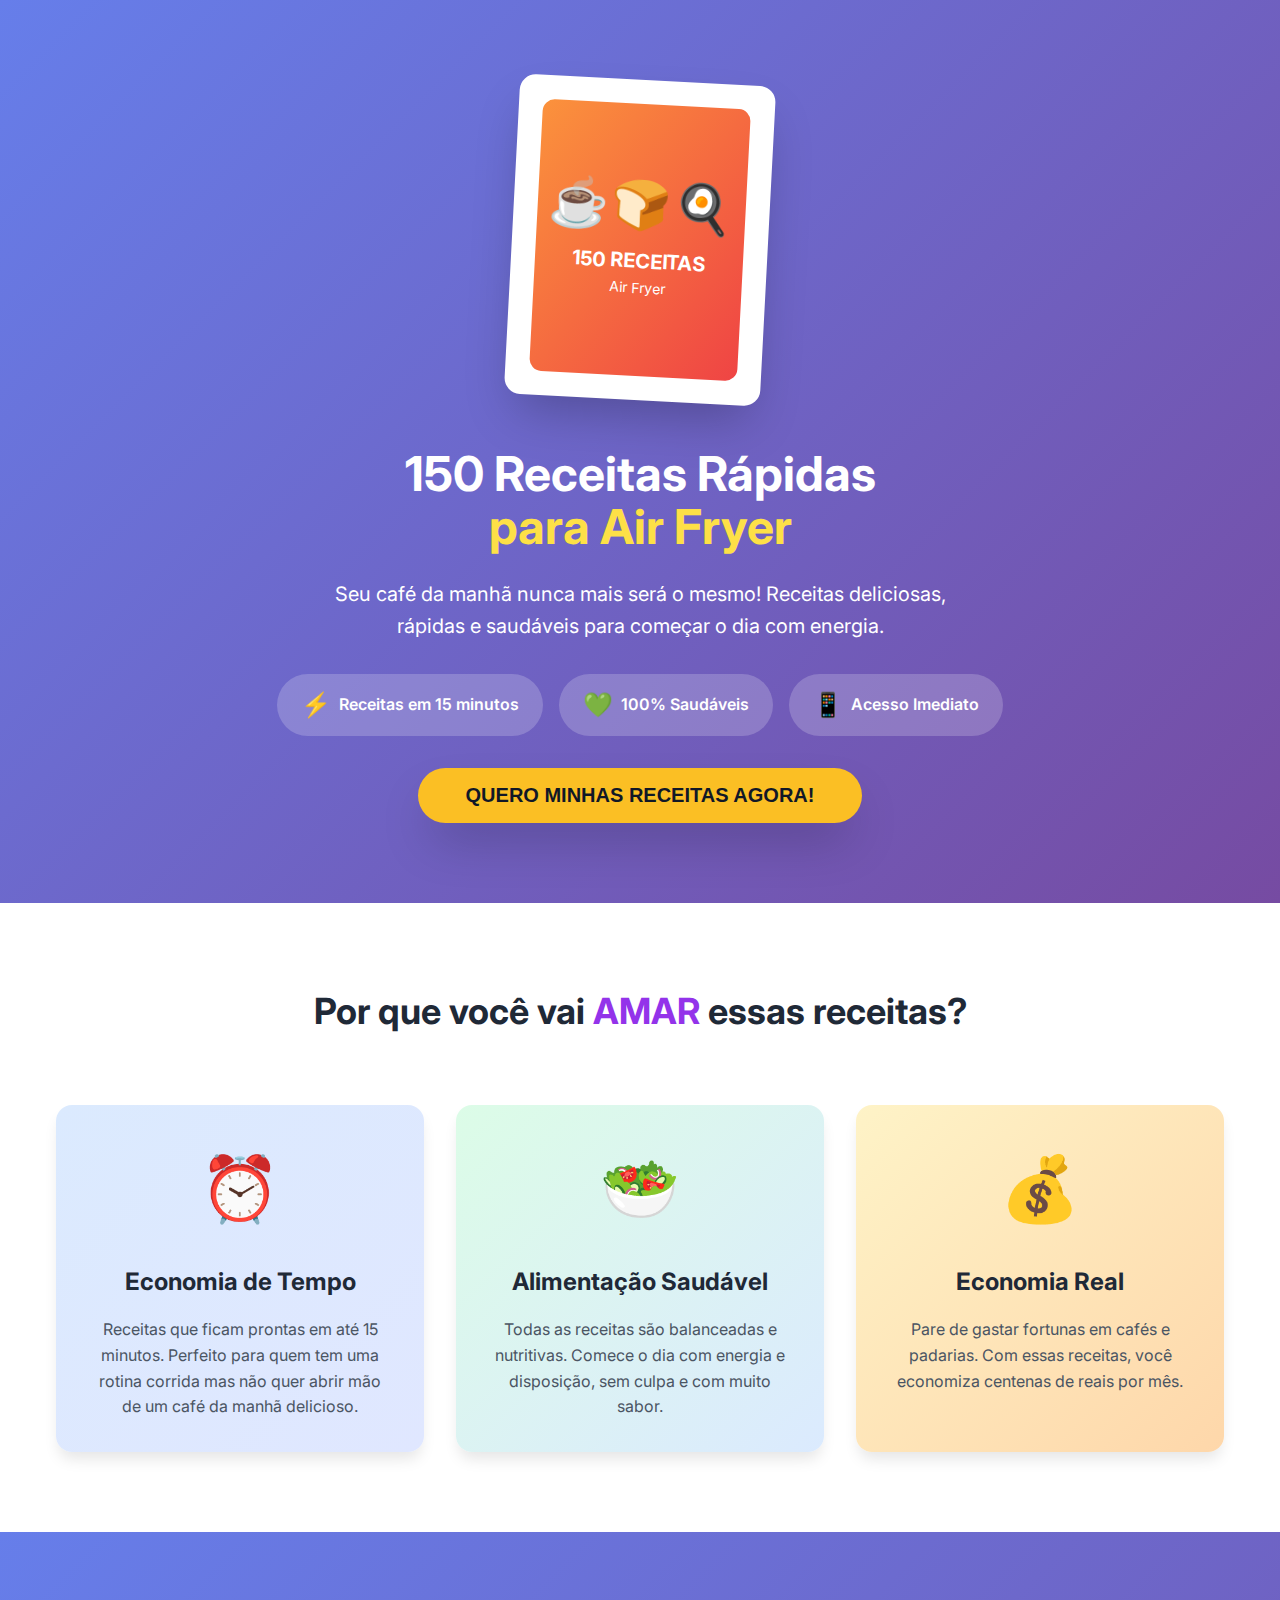
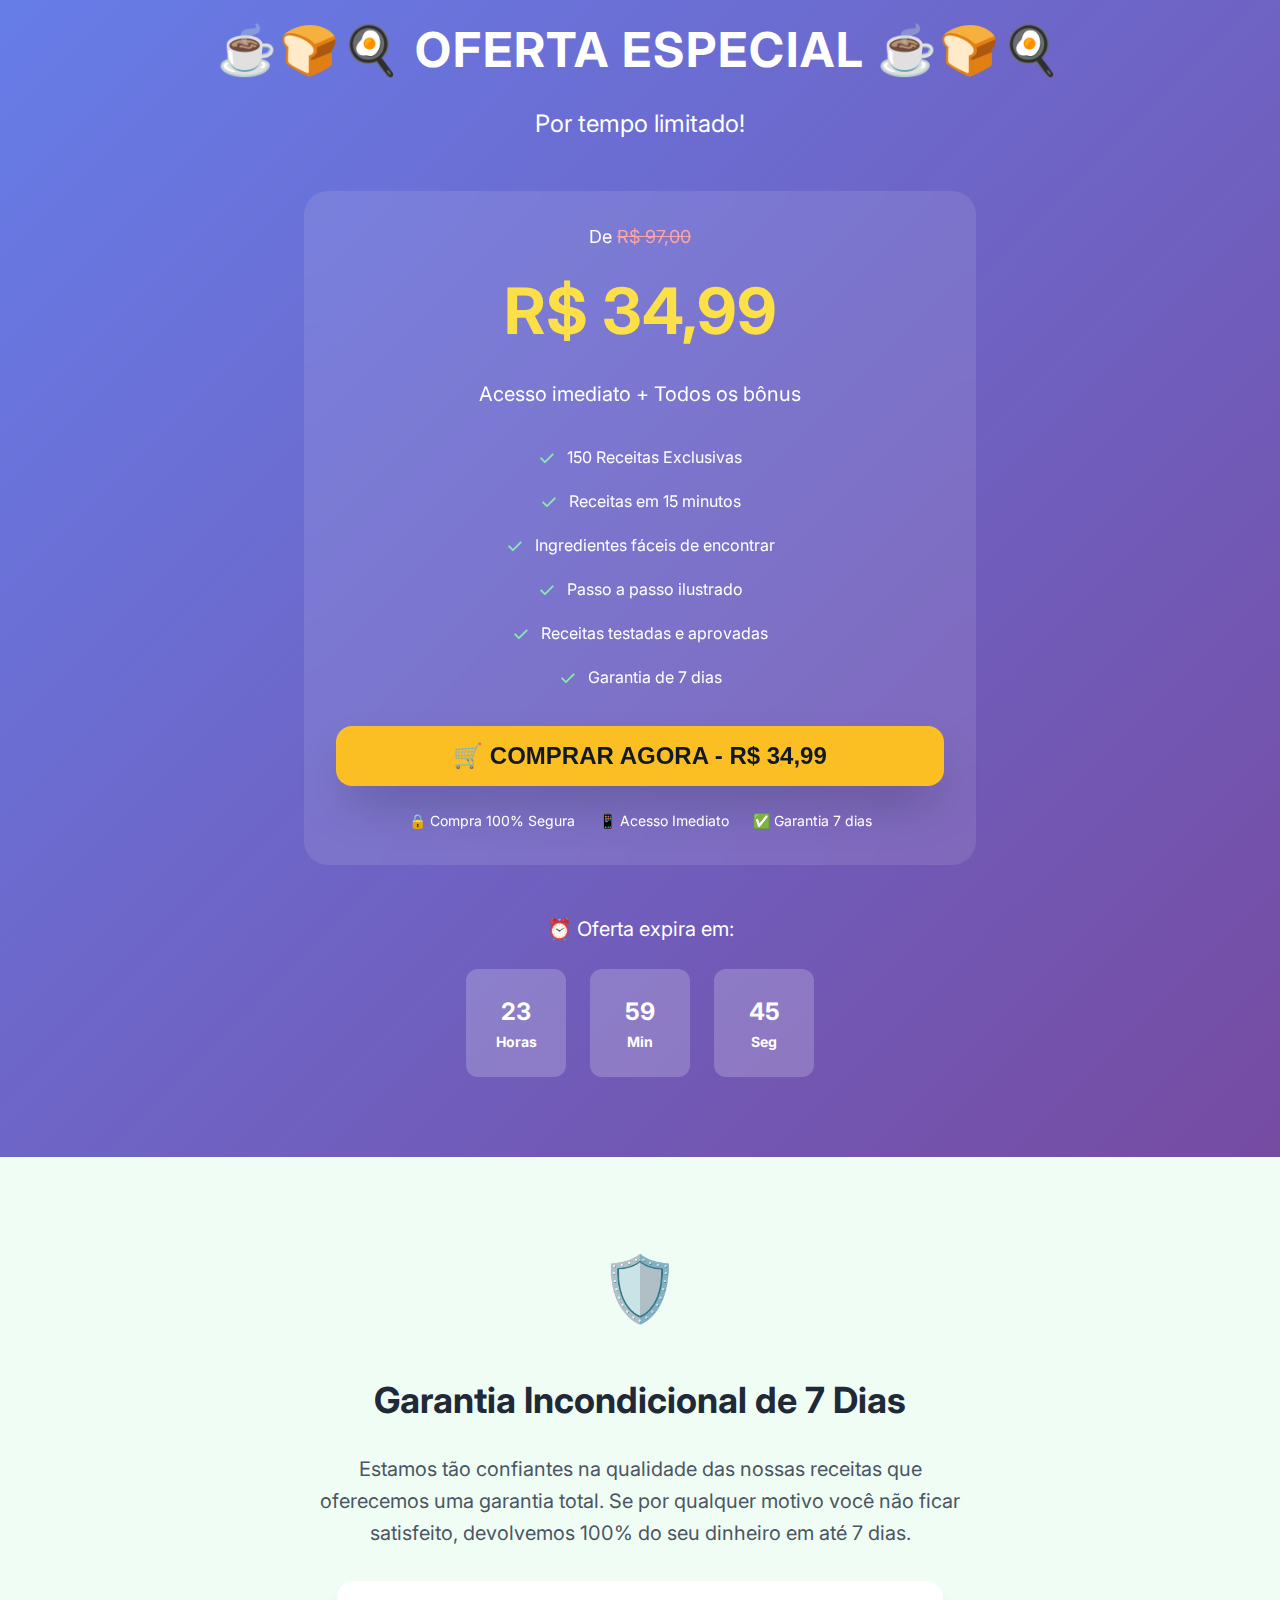
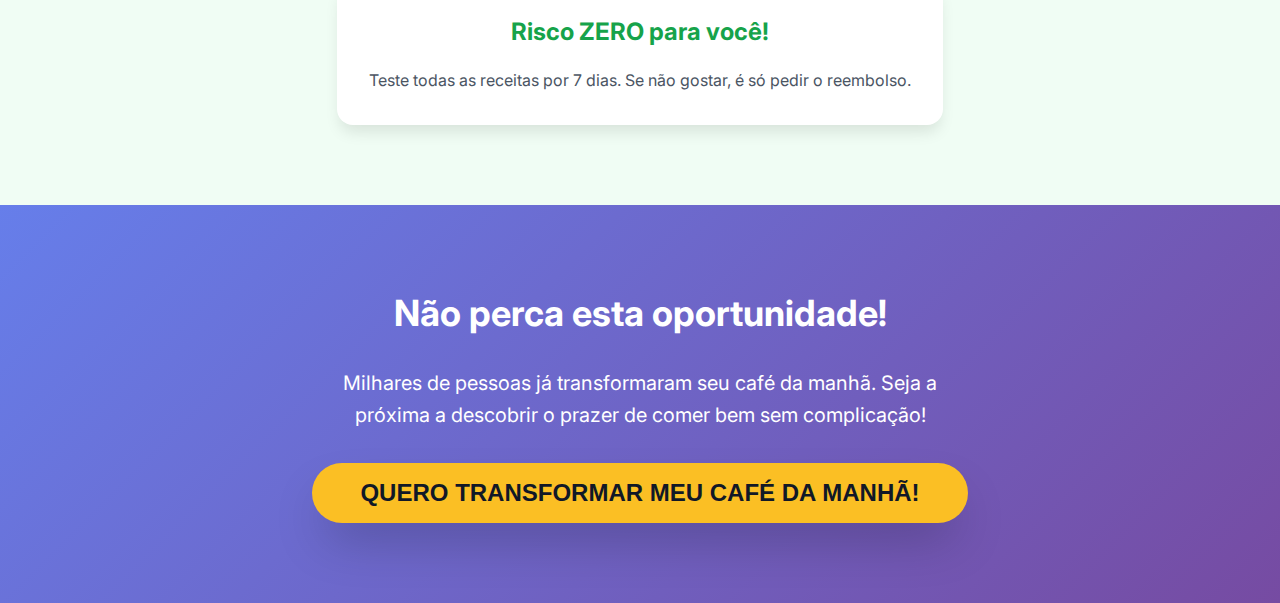
<file: docs/index.html>
<!DOCTYPE html>
<html lang="pt-br">
    <head>
        <meta charset="UTF-8">
        <title>150 Receitas rápidas para Air Fryer</title>
        <link rel="stylesheet" href="styles.css">
        <!-- Meta Pixel Code -->
        <script>
        !function(f,b,e,v,n,t,s)
        {if(f.fbq)return;n=f.fbq=function(){n.callMethod?
        n.callMethod.apply(n,arguments):n.queue.push(arguments)};
        if(!f._fbq)f._fbq=n;n.push=n;n.loaded=!0;n.version='2.0';
        n.queue=[];t=b.createElement(e);t.async=!0;
        t.src=v;s=b.getElementsByTagName(e)[0];
        s.parentNode.insertBefore(t,s)}(window, document,'script',
        'https://connect.facebook.net/en_US/fbevents.js');
        fbq('init', '3958455444406001');
        fbq('track', 'PageView');
        </script>
        <noscript><img height="1" width="1" style="display:none"
        src="https://www.facebook.com/tr?id=3958455444406001&ev=PageView&noscript=1"
        /></noscript>
        <!-- End Meta Pixel Code -->
</head>
<body>
    <!-- <section class="hero-section">
        <div class="container text-center">
            <div class="ebook-mockup floating-animation">
                <div class="ebook-container">
                    <div class="ebook-content">
                        <div class="ebook-icon">☕🍞🍳</div>
                        <h3 class="ebook-title">150 RECEITAS</h3>
                        <p class="ebook-subtitle">Air Fryer</p>
                    </div>
                </div>
            </div>
            
            <h1 class="hero-title">
                150 Receitas Rápidas<br>
                <span class="hero-highlight">para Air Fryer</span>
            </h1>
            
            <p class="hero-subtitle">
                Seu café da manhã nunca mais será o mesmo! Receitas deliciosas, rápidas e saudáveis para começar o dia com energia.
            </p>
            
            <div class="badges-container">
                <div class="badge">
                    <span class="badge-icon">⚡</span>
                    <span class="badge-text">Receitas em 15 minutos</span>
                </div>
                <div class="badge">
                    <span class="badge-icon">💚</span>
                    <span class="badge-text">100% Saudáveis</span>
                </div>
                <div class="badge">
                    <span class="badge-icon">📱</span>
                    <span class="badge-text">Acesso Imediato</span>
                </div>
            </div>
            
            <button class="btn-hero pulse-animation" onclick="window.open('https://pay.cakto.com.br/8r828eh_323513', '_blank')">
                QUERO MINHAS RECEITAS AGORA!
            </button>
        </div>
    </section>
    
    <section class="benefits-section">
        <div class="container">
            <h2 class="section-title">
                Por que você vai <span style="color: #9333ea;">AMAR</span> essas receitas?
            </h2>
            
            <div class="benefits-grid">
                <div class="benefit-card benefit-card-1">
                    <div class="benefit-icon">⏰</div>
                    <h3 class="benefit-title">Economia de Tempo</h3>
                    <p class="benefit-text">Receitas que ficam prontas em até 15 minutos. Perfeito para quem tem uma rotina corrida mas não quer abrir mão de um café da manhã delicioso.</p>
                </div>
                
                <div class="benefit-card benefit-card-2">
                    <div class="benefit-icon">🥗</div>
                    <h3 class="benefit-title">Alimentação Saudável</h3>
                    <p class="benefit-text">Todas as receitas são balanceadas e nutritivas. Comece o dia com energia e disposição, sem culpa e com muito sabor.</p>
                </div>
                
                <div class="benefit-card benefit-card-3">
                    <div class="benefit-icon">💰</div>
                    <h3 class="benefit-title">Economia Real</h3>
                    <p class="benefit-text">Pare de gastar fortunas em cafés e padarias. Com essas receitas, você economiza centenas de reais por mês.</p>
                </div>
            </div>
        </div>
    </section>
    
    <section class="offer-section">
        <div class="container text-center">
            <h2 class="offer-title">☕🍞🍳 OFERTA ESPECIAL ☕🍞🍳</h2>
            <p class="offer-subtitle">Por tempo limitado!</p>
            
            <div class="offer-container">
                <div class="price-section">
                    <p class="old-price">De <span class="old-price-strike">R$ 97,00</span></p>
                    <div class="current-price">R$ 34,99</div>
                    <p class="price-description">Acesso imediato + Todos os bônus</p>
                </div>
                
                <div class="benefits-list">
                    <div class="benefit-item">
                        <span class="benefit-check">✓</span>
                        <span>150 Receitas Exclusivas</span>
                    </div>
                    <div class="benefit-item">
                        <span class="benefit-check">✓</span>
                        <span>Bônus: Guia de Limpeza</span>
                    </div>
                    <div class="benefit-item">
                        <span class="benefit-check">✓</span>
                        <span>Bônus: Lista de Compras</span>
                    </div>
                    <div class="benefit-item">
                        <span class="benefit-check">✓</span>
                        <span>Suporte WhatsApp</span>
                    </div>
                    <div class="benefit-item">
                        <span class="benefit-check">✓</span>
                        <span>Garantia de 7 dias</span>
                    </div>
                </div>
    
                <button class="btn-cta pulse-animation" onclick="window.open('https://pay.cakto.com.br/8r828eh_323513', '_blank')">
                    🛒 COMPRAR AGORA - R$ 34,99
                </button>
                
                <div class="guarantee-badges">
                    <span>🔒 Compra 100% Segura</span>
                    <span>📱 Acesso Imediato</span>
                    <span>✅ Garantia 7 dias</span>
                </div>
            </div>
    
            <div class="timer-section">
                <p class="timer-text">⏰ Oferta expira em:</p>
                <div class="timer-container">
                    <div class="timer-box">
                        <div id="hours">23</div>
                        <div class="timer-label">Horas</div>
                    </div>
                    <div class="timer-box">
                        <div id="minutes">59</div>
                        <div class="timer-label">Min</div>
                    </div>
                    <div class="timer-box">
                        <div id="seconds">45</div>
                        <div class="timer-label">Seg</div>
                    </div>
                </div>
            </div>
        </div>
    </section>
    
    <section class="guarantee-section">
        <div class="container text-center">
            <div class="guarantee-icon">🛡️</div>
            <h2 class="guarantee-title">Garantia Incondicional de 7 Dias</h2>
            <p class="guarantee-text">
                Estamos tão confiantes na qualidade das nossas receitas que oferecemos uma garantia total. 
                Se por qualquer motivo você não ficar satisfeito, devolvemos 100% do seu dinheiro em até 7 dias.
            </p>
            <div class="guarantee-box">
                <h3 class="guarantee-box-title">Risco ZERO para você!</h3>
                <p class="guarantee-box-text">Teste todas as receitas por 7 dias. Se não gostar, é só pedir o reembolso.</p>
            </div>
        </div>
    </section>
    
    <section class="final-cta-section">
        <div class="container text-center">
            <h2 class="section-title-white">Não perca esta oportunidade!</h2>
            <p class="final-text">
                Milhares de pessoas já transformaram seu café da manhã. 
                Seja a próxima a descobrir o prazer de comer bem sem complicação!
            </p>
            <button class="btn-final pulse-animation" onclick="window.open('https://pay.cakto.com.br/8r828eh_323513', '_blank')">
                QUERO TRANSFORMAR MEU CAFÉ DA MANHÃ!
            </button>
            <p class="final-note">💳 Parcelamos em até 12x no cartão</p>
        </div>
    </section>
    
    <script>
        function updateTimer() {
            const hoursEl = document.getElementById('hours');
            const minutesEl = document.getElementById('minutes');
            const secondsEl = document.getElementById('seconds');
            
            let hours = parseInt(hoursEl.textContent);
            let minutes = parseInt(minutesEl.textContent);
            let seconds = parseInt(secondsEl.textContent);
            
            seconds--;
            
            if (seconds < 0) {
                seconds = 59;
                minutes--;
                
                if (minutes < 0) {
                    minutes = 59;
                    hours--;
                    
                    if (hours < 0) {
                        hours = 23;
                    }
                }
            }
            
            hoursEl.textContent = hours.toString().padStart(2, '0');
            minutesEl.textContent = minutes.toString().padStart(2, '0');
            secondsEl.textContent = seconds.toString().padStart(2, '0');
        }
        
        setInterval(updateTimer, 1000);
    </script> -->
    <section class="hero-section">
        <div class="container text-center">
            <!-- Mockup do E-book -->
            <div class="ebook-mockup floating-animation">
                <div class="ebook-container">
                    <div class="ebook-content">
                        <div class="ebook-icon">☕🍞🍳</div>
                        <h3 class="ebook-title">150 RECEITAS</h3>
                        <p class="ebook-subtitle">Air Fryer</p>
                    </div>
                </div>
            </div>
            
            <h1 class="hero-title">
                150 Receitas Rápidas<br>
                <span class="hero-highlight">para Air Fryer</span>
            </h1>
            
            <p class="hero-subtitle">
                Seu café da manhã nunca mais será o mesmo! Receitas deliciosas, rápidas e saudáveis para começar o dia com energia.
            </p>
            
            <!-- Badges -->
            <div class="badges-container">
                <div class="badge">
                    <span class="badge-icon">⚡</span>
                    <span class="badge-text">Receitas em 15 minutos</span>
                </div>
                <div class="badge">
                    <span class="badge-icon">💚</span>
                    <span class="badge-text">100% Saudáveis</span>
                </div>
                <div class="badge">
                    <span class="badge-icon">📱</span>
                    <span class="badge-text">Acesso Imediato</span>
                </div>
            </div>
            
            <button class="btn-hero pulse-animation" onclick="window.open('https://pay.cakto.com.br/8r828eh_323513', '_blank')">
                QUERO MINHAS RECEITAS AGORA!
            </button>
        </div>
    </section>

    <!-- Benefícios -->
    <section class="benefits-section">
        <div class="container">
            <h2 class="section-title">
                Por que você vai <span style="color: #9333ea;">AMAR</span> essas receitas?
            </h2>
            
            <div class="benefits-grid">
                <div class="benefit-card benefit-card-1">
                    <div class="benefit-icon">⏰</div>
                    <h3 class="benefit-title">Economia de Tempo</h3>
                    <p class="benefit-text">Receitas que ficam prontas em até 15 minutos. Perfeito para quem tem uma rotina corrida mas não quer abrir mão de um café da manhã delicioso.</p>
                </div>
                
                <div class="benefit-card benefit-card-2">
                    <div class="benefit-icon">🥗</div>
                    <h3 class="benefit-title">Alimentação Saudável</h3>
                    <p class="benefit-text">Todas as receitas são balanceadas e nutritivas. Comece o dia com energia e disposição, sem culpa e com muito sabor.</p>
                </div>
                
                <div class="benefit-card benefit-card-3">
                    <div class="benefit-icon">💰</div>
                    <h3 class="benefit-title">Economia Real</h3>
                    <p class="benefit-text">Pare de gastar fortunas em cafés e padarias. Com essas receitas, você economiza centenas de reais por mês.</p>
                </div>
            </div>
        </div>
    </section>

    <!-- Oferta Principal -->
    <section class="offer-section">
        <div class="container text-center">
            <h2 class="offer-title">☕🍞🍳 OFERTA ESPECIAL ☕🍞🍳</h2>
            <p class="offer-subtitle">Por tempo limitado!</p>
            
            <div class="offer-container">
                <div class="price-section">
                    <p class="old-price">De <span class="old-price-strike">R$ 97,00</span></p>
                    <div class="current-price">R$ 34,99</div>
                    <p class="price-description">Acesso imediato + Todos os bônus</p>
                </div>
                
                <div class="benefits-list">
                    <div class="benefit-item">
                        <span class="benefit-check">✓</span>
                        <span>150 Receitas Exclusivas</span>
                    </div>
                    <div class="benefit-item">
                        <span class="benefit-check">✓</span>
                        <span>Receitas em 15 minutos</span>
                    </div>
                    <div class="benefit-item">
                        <span class="benefit-check">✓</span>
                        <span>Ingredientes fáceis de encontrar</span>
                    </div>
                    <div class="benefit-item">
                        <span class="benefit-check">✓</span>
                        <span>Passo a passo ilustrado</span>
                    </div>
                    <div class="benefit-item">
                        <span class="benefit-check">✓</span>
                        <span>Receitas testadas e aprovadas</span>
                    </div>
                    <div class="benefit-item">
                        <span class="benefit-check">✓</span>
                        <span>Garantia de 7 dias</span>
                    </div>
                </div>

                <button class="btn-cta pulse-animation" onclick="window.open('https://pay.cakto.com.br/8r828eh_323513', '_blank')">
                    🛒 COMPRAR AGORA - R$ 34,99
                </button>
                
                <div class="guarantee-badges">
                    <span>🔒 Compra 100% Segura</span>
                    <span>📱 Acesso Imediato</span>
                    <span>✅ Garantia 7 dias</span>
                </div>
            </div>

            <!-- Timer -->
            <div class="timer-section">
                <p class="timer-text">⏰ Oferta expira em:</p>
                <div class="timer-container">
                    <div class="timer-box">
                        <div id="hours">23</div>
                        <div class="timer-label">Horas</div>
                    </div>
                    <div class="timer-box">
                        <div id="minutes">59</div>
                        <div class="timer-label">Min</div>
                    </div>
                    <div class="timer-box">
                        <div id="seconds">45</div>
                        <div class="timer-label">Seg</div>
                    </div>
                </div>
            </div>
        </div>
    </section>

    <!-- Garantia -->
    <section class="guarantee-section">
        <div class="container text-center">
            <div class="guarantee-icon">🛡️</div>
            <h2 class="guarantee-title">Garantia Incondicional de 7 Dias</h2>
            <p class="guarantee-text">
                Estamos tão confiantes na qualidade das nossas receitas que oferecemos uma garantia total. 
                Se por qualquer motivo você não ficar satisfeito, devolvemos 100% do seu dinheiro em até 7 dias.
            </p>
            <div class="guarantee-box">
                <h3 class="guarantee-box-title">Risco ZERO para você!</h3>
                <p class="guarantee-box-text">Teste todas as receitas por 7 dias. Se não gostar, é só pedir o reembolso.</p>
            </div>
        </div>
    </section>

    <!-- CTA Final -->
    <section class="final-cta-section">
        <div class="container text-center">
            <h2 class="section-title-white">Não perca esta oportunidade!</h2>
            <p class="final-text">
                Milhares de pessoas já transformaram seu café da manhã. 
                Seja a próxima a descobrir o prazer de comer bem sem complicação!
            </p>
            <button class="btn-final pulse-animation" onclick="window.open('https://pay.cakto.com.br/8r828eh_323513', '_blank')">
                QUERO TRANSFORMAR MEU CAFÉ DA MANHÃ!
            </button>
        </div>
    </section>

    <script>
        // Timer countdown
        function updateTimer() {
            const hoursEl = document.getElementById('hours');
            const minutesEl = document.getElementById('minutes');
            const secondsEl = document.getElementById('seconds');
            
            let hours = parseInt(hoursEl.textContent);
            let minutes = parseInt(minutesEl.textContent);
            let seconds = parseInt(secondsEl.textContent);
            
            seconds--;
            
            if (seconds < 0) {
                seconds = 59;
                minutes--;
                
                if (minutes < 0) {
                    minutes = 59;
                    hours--;
                    
                    if (hours < 0) {
                        hours = 23;
                    }
                }
            }
            
            hoursEl.textContent = hours.toString().padStart(2, '0');
            minutesEl.textContent = minutes.toString().padStart(2, '0');
            secondsEl.textContent = seconds.toString().padStart(2, '0');
        }
        
        setInterval(updateTimer, 1000);
    </script>
</body>
</html>
</file>
<file: docs/styles.css>
@import url('https://fonts.googleapis.com/css2?family=Inter:wght@300;400;500;600;700;800&display=swap');

/* Reset e Base */
* { 
    margin: 0; 
    padding: 0; 
    box-sizing: border-box; 
}

body { 
    font-family: 'Inter', sans-serif; 
    line-height: 1.6; 
    background-color: #f9fafb;
}

/* Animações */
@keyframes pulse {
    0%, 100% { transform: scale(1); }
    50% { transform: scale(1.05); }
}

@keyframes floating {
    0%, 100% { transform: translateY(0px); }
    50% { transform: translateY(-10px); }
}

.pulse-animation { 
    animation: pulse 2s infinite; 
}

.floating-animation { 
    animation: floating 3s ease-in-out infinite; 
}

/* Header */
.header {
    background: linear-gradient(135deg, #667eea 0%, #764ba2 100%);
    color: white;
    padding: 16px 0;
    position: sticky;
    top: 0;
    z-index: 50;
    box-shadow: 0 10px 15px -3px rgba(0, 0, 0, 0.1);
}

.header-container {
    max-width: 1200px;
    margin: 0 auto;
    padding: 0 16px;
    display: flex;
    justify-content: space-between;
    align-items: center;
    flex-wrap: wrap;
}

.header h1 {
    font-size: 1.5rem;
    font-weight: bold;
    margin: 0;
}

/* Botões */
.btn-primary {
    background: #fbbf24;
    color: #111827;
    padding: 8px 24px;
    border: none;
    border-radius: 9999px;
    font-weight: 600;
    cursor: pointer;
    transition: all 0.3s;
}

.btn-primary:hover {
    background: #f59e0b;
}

.btn-hero {
    background: #fbbf24;
    color: #111827;
    font-size: 1.25rem;
    font-weight: bold;
    padding: 16px 48px;
    border: none;
    border-radius: 9999px;
    cursor: pointer;
    transition: all 0.3s;
    box-shadow: 0 25px 50px -12px rgba(0, 0, 0, 0.25);
}

.btn-hero:hover {
    background: #f59e0b;
}

.btn-cta {
    width: 100%;
    background: #fbbf24;
    color: #111827;
    font-size: 1.5rem;
    font-weight: bold;
    padding: 16px;
    border: none;
    border-radius: 16px;
    cursor: pointer;
    transition: all 0.3s;
    box-shadow: 0 25px 50px -12px rgba(0, 0, 0, 0.25);
    margin-bottom: 24px;
}

.btn-cta:hover {
    background: #f59e0b;
}

.btn-final {
    background: #fbbf24;
    color: #111827;
    font-size: 1.5rem;
    font-weight: bold;
    padding: 16px 48px;
    border: none;
    border-radius: 9999px;
    cursor: pointer;
    transition: all 0.3s;
    box-shadow: 0 25px 50px -12px rgba(0, 0, 0, 0.25);
}

.btn-final:hover {
    background: #f59e0b;
}

/* Seções */
.hero-section {
    background: linear-gradient(135deg, #667eea 0%, #764ba2 100%);
    color: white;
    padding: 80px 0;
}

.benefits-section {
    padding: 80px 0;
    background: white;
}

.offer-section {
    background: linear-gradient(135deg, #667eea 0%, #764ba2 100%);
    color: white;
    padding: 80px 0;
}

.guarantee-section {
    padding: 80px 0;
    background: #f0fdf4;
}

.final-cta-section {
    background: linear-gradient(135deg, #667eea 0%, #764ba2 100%);
    color: white;
    padding: 80px 0;
}

/* Container */
.container {
    max-width: 1200px;
    margin: 0 auto;
    padding: 0 16px;
}

.text-center {
    text-align: center;
}

/* Mockup do E-book */
.ebook-mockup {
    margin-bottom: 48px;
}

.ebook-container {
    width: 256px;
    height: 320px;
    margin: 0 auto;
    background: white;
    border-radius: 16px;
    box-shadow: 0 25px 50px -12px rgba(0, 0, 0, 0.25);
    padding: 24px;
    transform: rotate(3deg);
}

.ebook-content {
    background: linear-gradient(to bottom right, #fb923c, #ef4444);
    height: 100%;
    border-radius: 12px;
    display: flex;
    flex-direction: column;
    justify-content: center;
    align-items: center;
    color: white;
}

.ebook-icon {
    font-size: 3rem;
    margin-bottom: 16px;
    line-height: 1;
    letter-spacing: 2px;
}

.ebook-title {
    font-size: 1.25rem;
    font-weight: bold;
    margin: 0;
}

.ebook-subtitle {
    font-size: 0.875rem;
    margin: 0;
}

/* Títulos */
.hero-title {
    font-size: 3rem;
    font-weight: bold;
    margin-bottom: 24px;
    line-height: 1.1;
}

.hero-highlight {
    color: #fde047;
}

.hero-subtitle {
    font-size: 1.25rem;
    margin-bottom: 32px;
    max-width: 672px;
    margin-left: auto;
    margin-right: auto;
}

.section-title {
    font-size: 2.25rem;
    font-weight: bold;
    text-align: center;
    color: #1f2937;
    margin-bottom: 64px;
}

.section-title-white {
    font-size: 2.25rem;
    font-weight: bold;
    margin-bottom: 24px;
}

.offer-title {
    font-size: 3rem;
    font-weight: bold;
    margin-bottom: 16px;
    letter-spacing: 2px;
}

.offer-subtitle {
    font-size: 1.5rem;
    margin-bottom: 48px;
}

/* Badges */
.badges-container {
    display: flex;
    flex-wrap: wrap;
    justify-content: center;
    gap: 16px;
    margin-bottom: 32px;
}

.badge {
    display: flex;
    align-items: center;
    background: rgba(255, 255, 255, 0.2);
    border-radius: 9999px;
    padding: 12px 24px;
}

.badge-icon {
    font-size: 1.5rem;
    margin-right: 8px;
}

.badge-text {
    font-weight: 600;
}

/* Grid de Benefícios */
.benefits-grid {
    display: grid;
    grid-template-columns: repeat(3, 1fr);
    gap: 32px;
}

.benefit-card {
    padding: 32px;
    border-radius: 16px;
    text-align: center;
    box-shadow: 0 10px 15px -3px rgba(0, 0, 0, 0.1);
}

.benefit-card-1 {
    background: linear-gradient(to bottom right, #dbeafe, #e0e7ff);
}

.benefit-card-2 {
    background: linear-gradient(to bottom right, #dcfce7, #dbeafe);
}

.benefit-card-3 {
    background: linear-gradient(to bottom right, #fef3c7, #fed7aa);
}

.benefit-icon {
    font-size: 4rem;
    margin-bottom: 24px;
}

.benefit-title {
    font-size: 1.5rem;
    font-weight: bold;
    color: #1f2937;
    margin-bottom: 16px;
}

.benefit-text {
    color: #4b5563;
}

/* Oferta */
.offer-container {
    max-width: 672px;
    margin: 0 auto;
    background: rgba(255, 255, 255, 0.1);
    backdrop-filter: blur(16px);
    border-radius: 24px;
    padding: 32px;
    margin-bottom: 48px;
}

.price-section {
    margin-bottom: 32px;
}

.old-price {
    font-size: 1.125rem;
    margin-bottom: 8px;
}

.old-price-strike {
    text-decoration: line-through;
    color: #fca5a5;
}

.current-price {
    font-size: 4rem;
    font-weight: bold;
    color: #fde047;
    margin-bottom: 16px;
}

.price-description {
    font-size: 1.25rem;
}

/* Lista de Benefícios */
.benefits-list {
    margin-bottom: 32px;
}

.benefit-item {
    display: flex;
    align-items: center;
    justify-content: center;
    margin-bottom: 12px;
}

.benefit-check {
    color: #86efac;
    margin-right: 12px;
    font-size: 1.25rem;
}

/* Garantias */
.guarantee-badges {
    display: flex;
    justify-content: center;
    gap: 24px;
    font-size: 0.875rem;
    flex-wrap: wrap;
}

/* Timer */
.timer-section {
    text-align: center;
}

.timer-text {
    font-size: 1.25rem;
    margin-bottom: 24px;
}

.timer-container {
    display: flex;
    justify-content: center;
    gap: 24px;
    font-size: 1.5rem;
    font-weight: bold;
    flex-wrap: wrap;
}

.timer-box {
    background: rgba(255, 255, 255, 0.2);
    border-radius: 12px;
    padding: 24px;
    min-width: 100px;
}

.timer-label {
    font-size: 0.875rem;
}

/* Garantia */
.guarantee-icon {
    font-size: 4rem;
    margin-bottom: 32px;
}

.guarantee-title {
    font-size: 2.25rem;
    font-weight: bold;
    color: #1f2937;
    margin-bottom: 24px;
}

.guarantee-text {
    font-size: 1.25rem;
    color: #4b5563;
    margin-bottom: 32px;
    max-width: 672px;
    margin-left: auto;
    margin-right: auto;
}

.guarantee-box {
    background: white;
    padding: 32px;
    border-radius: 16px;
    box-shadow: 0 10px 15px -3px rgba(0, 0, 0, 0.1);
    display: inline-block;
}

.guarantee-box-title {
    font-size: 1.5rem;
    font-weight: bold;
    color: #16a34a;
    margin-bottom: 16px;
}

.guarantee-box-text {
    color: #4b5563;
}

/* CTA Final */
.final-text {
    font-size: 1.25rem;
    margin-bottom: 32px;
    max-width: 672px;
    margin-left: auto;
    margin-right: auto;
}

.final-note {
    margin-top: 24px;
    font-size: 1.125rem;
}

/* Responsivo */
@media (max-width: 768px) {
    .hero-title {
        font-size: 2.5rem !important;
    }
    
    .hero-subtitle {
        font-size: 1.5rem !important;
    }
    
    .section-title {
        font-size: 2rem !important;
    }
    
    .offer-title {
        font-size: 2.5rem !important;
    }
    
    .benefits-grid {
        grid-template-columns: 1fr !important;
    }
    
    .badges-container {
        flex-direction: column;
        align-items: center;
    }
    
    .timer-container {
        flex-direction: column;
        align-items: center;
    }
    
    .guarantee-badges {
        flex-direction: column;
        align-items: center;
    }
    
    .ebook-icon {
        font-size: 2.5rem !important;
        letter-spacing: 1px !important;
    }
    
    .header h1 {
        font-size: 1.25rem !important;
    }
}
</file>
